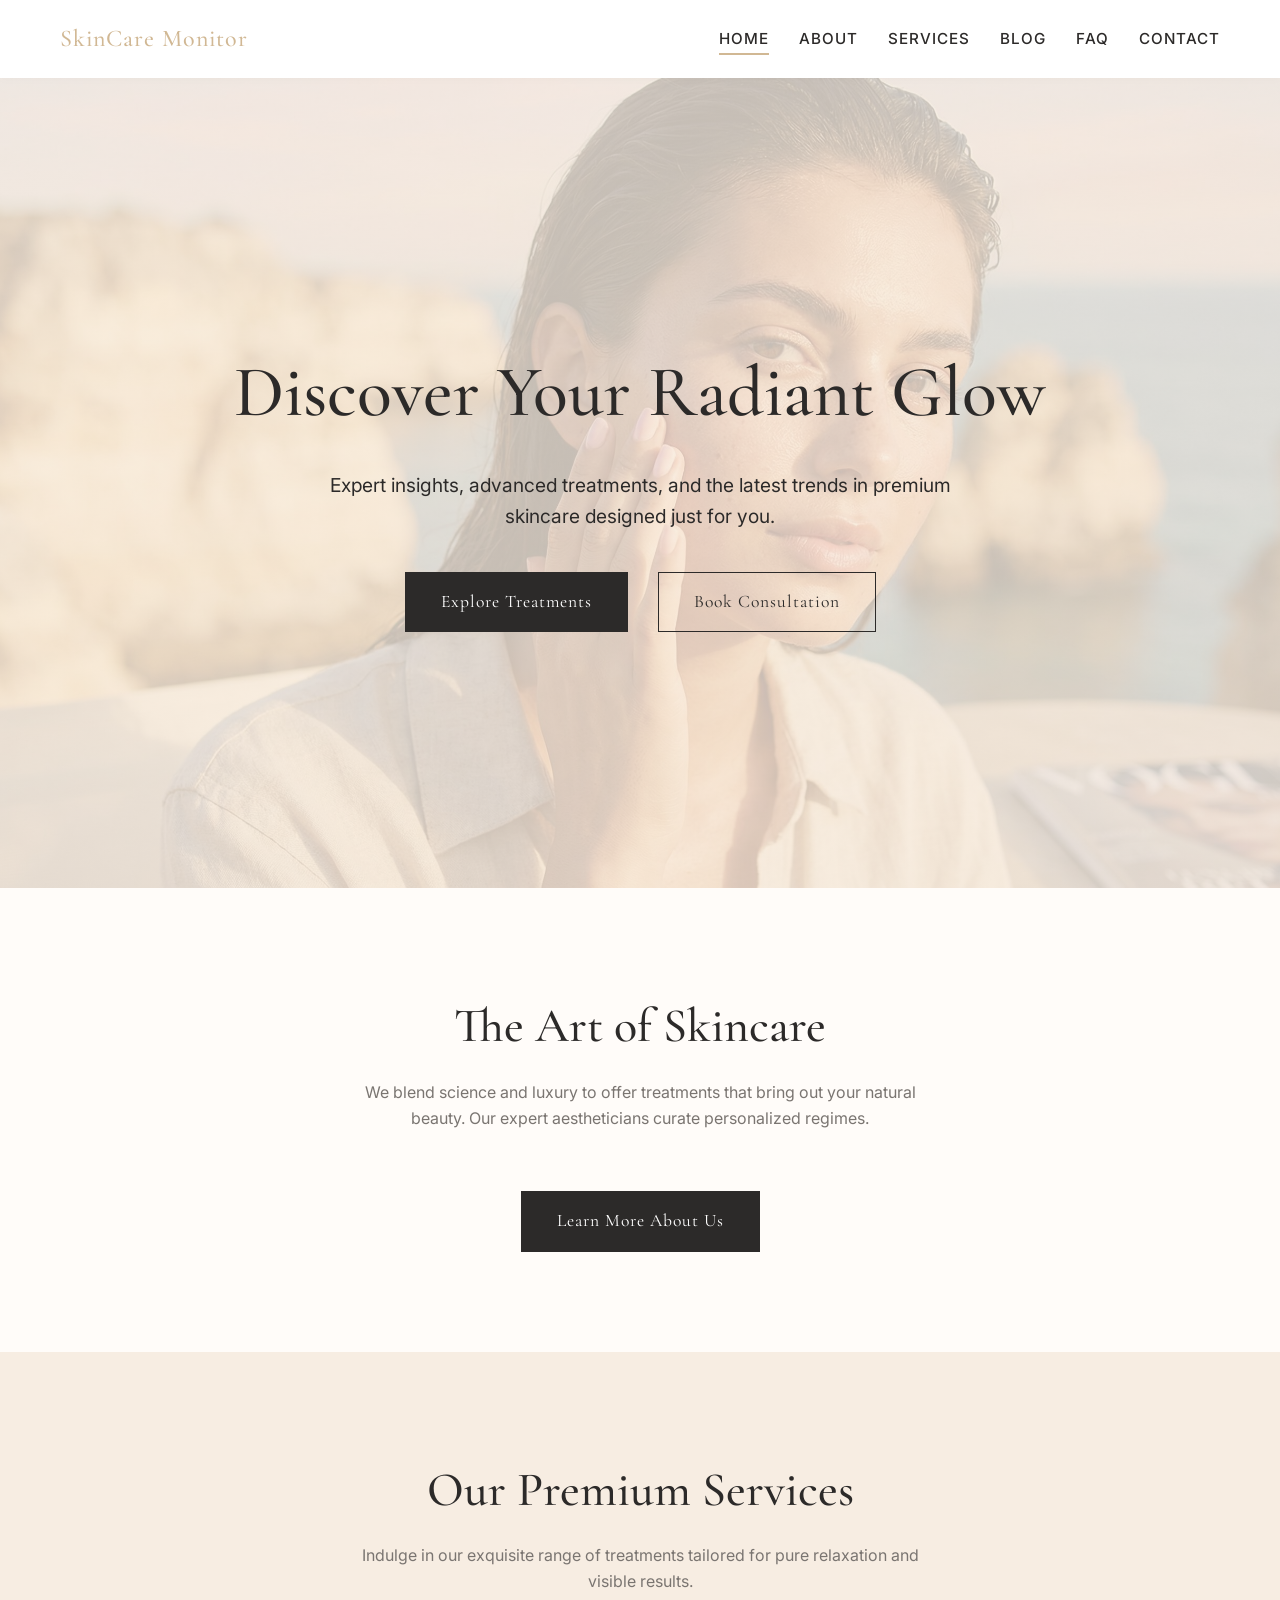
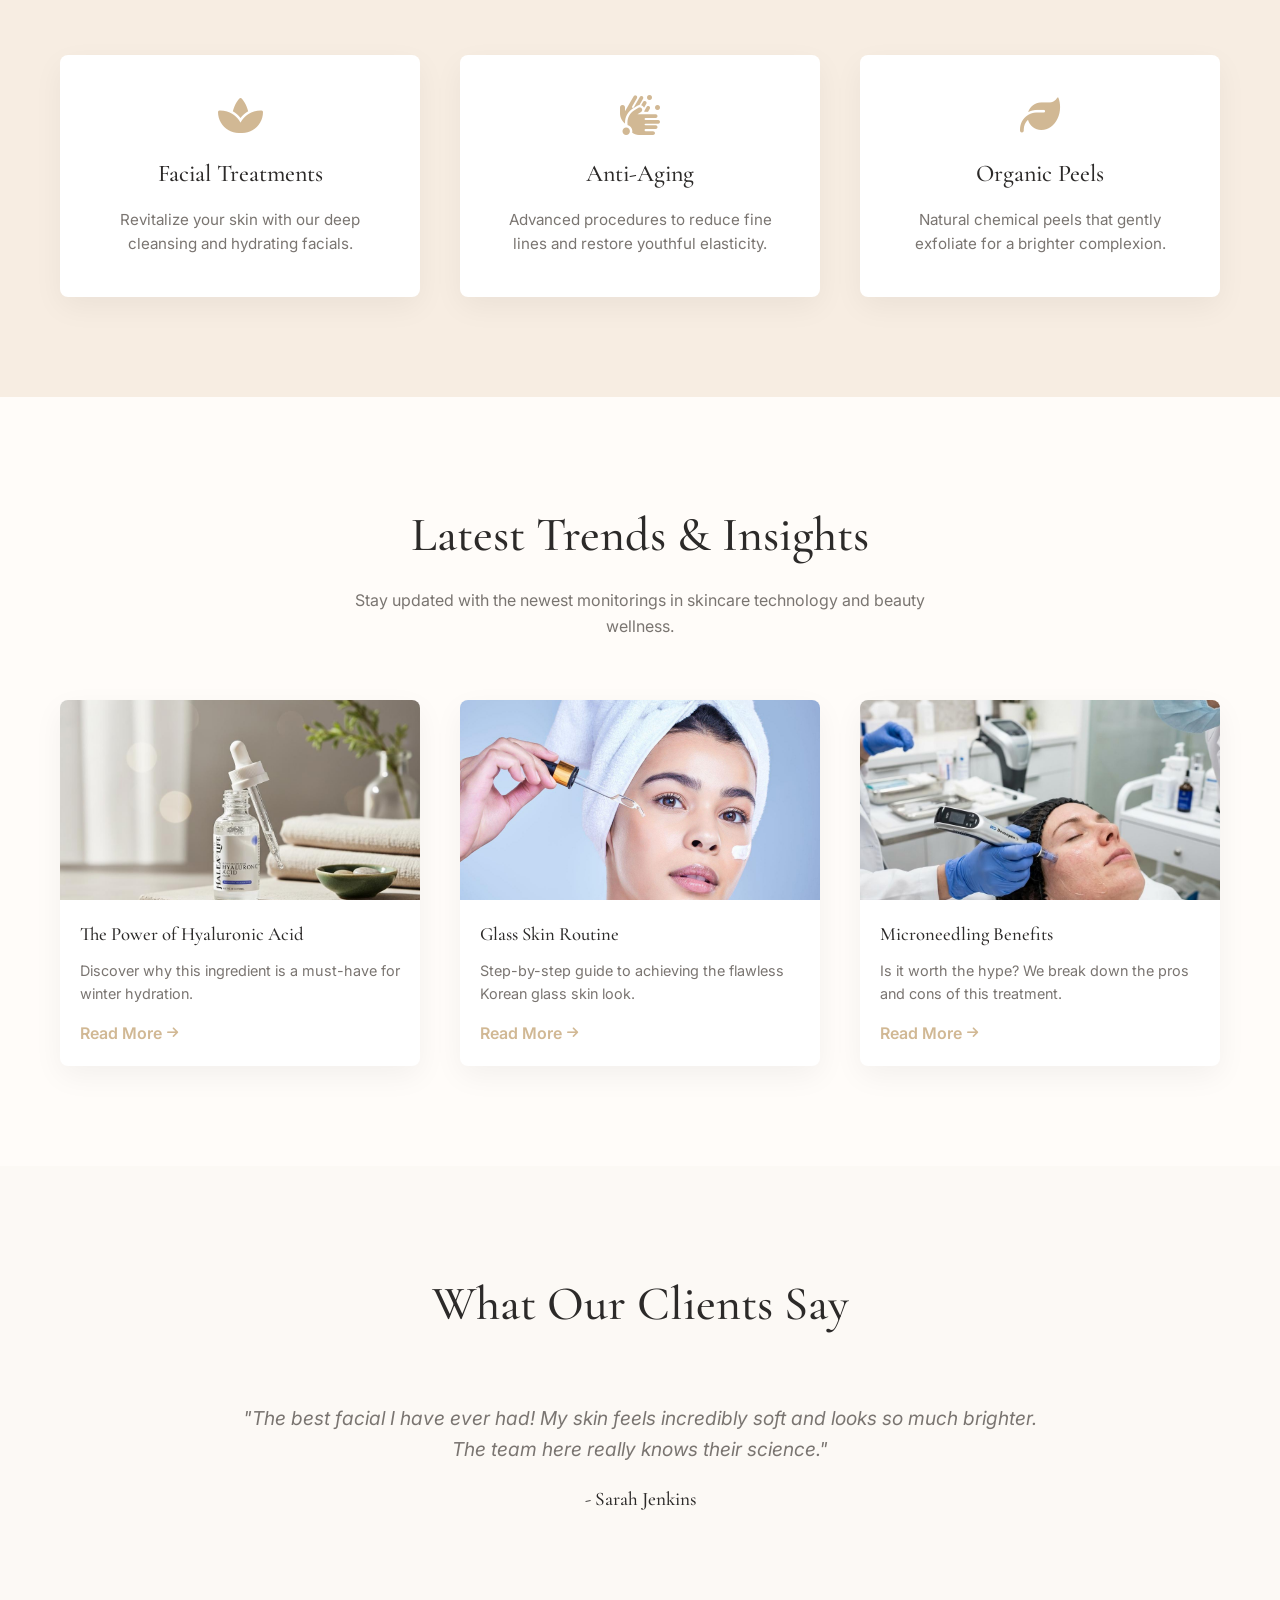
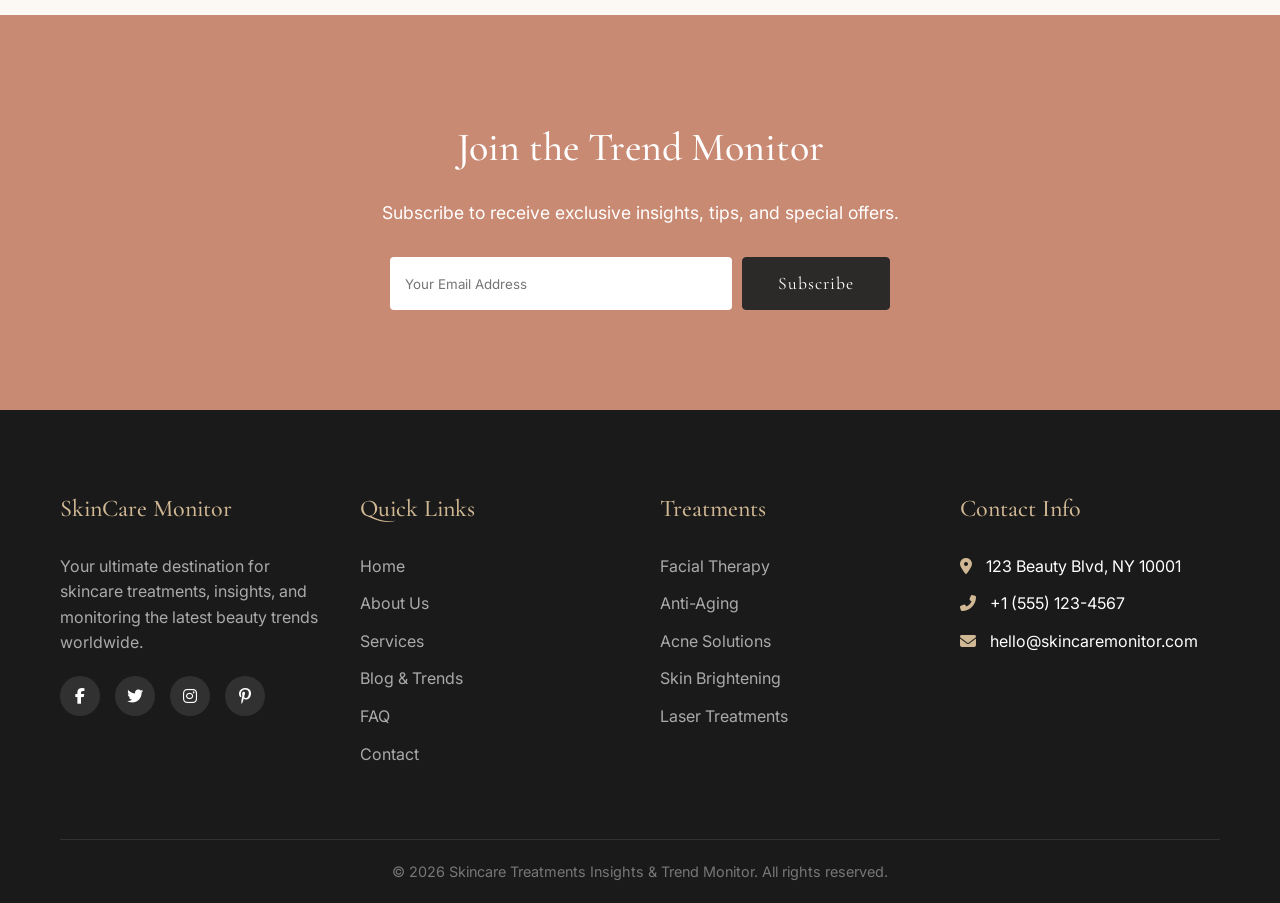
<file: index.html>
<!DOCTYPE html>
<html lang="en">

<head>
  <meta charset="UTF-8">
  <meta name="viewport" content="width=device-width, initial-scale=1.0">
  <meta name="description"
    content="Skincare Treatments Insights & Trend Monitor - Premium skincare solutions and beauty trends.">
  <title>Home | Skincare Treatments Insights & Trend Monitor</title>
  <link rel="icon"
    href="data:image/svg+xml,<svg xmlns='http://www.w3.org/2000/svg' viewBox='0 0 100 100'><text y='.9em' font-size='90'>✨</text></svg>">
  <link rel="stylesheet" href="css/style.css">
  <link rel="stylesheet" href="https://cdnjs.cloudflare.com/ajax/libs/font-awesome/6.4.0/css/all.min.css">
</head>

<body>

  <!-- Header -->
  <header>
    <div class="container header-inner">
      <a href="index.html" class="logo" style="text-decoration: none;">SkinCare Monitor</a>
      <nav class="nav-links">
        <a href="index.html" class="active">Home</a>
        <a href="about.html">About</a>
        <a href="services.html">Services</a>
        <a href="blog.html">Blog</a>
        <a href="faq.html">FAQ</a>
        <a href="contact.html">Contact</a>
      </nav>
      <div class="mobile-menu-btn"><i class="fas fa-bars"></i></div>
    </div>
  </header>

  <!-- Section 1: Hero -->
  <section class="hero" id="home">
    <div class="container">
      <div class="hero-content">
        <h1>Discover Your Radiant Glow</h1>
        <p>Expert insights, advanced treatments, and the latest trends in premium skincare designed just for you.</p>
        <div class="hero-buttons">
          <a href="services.html" class="btn">Explore Treatments</a>
          <a href="contact.html" class="btn btn-outline">Book Consultation</a>
        </div>
      </div>
    </div>
  </section>

  <!-- Section 2: About Snippet -->
  <section class="about-snippet" id="about">
    <div class="container">
      <div class="section-header">
        <h2>The Art of Skincare</h2>
        <p>We blend science and luxury to offer treatments that bring out your natural beauty. Our expert aestheticians
          curate personalized regimes.</p>
      </div>
      <div style="text-align: center; margin-top: 30px;">
        <a href="about.html" class="btn">Learn More About Us</a>
      </div>
    </div>
  </section>

  <!-- Section 3: Services Snippet -->
  <section class="services-snippet" style="background-color: var(--primary-color);">
    <div class="container">
      <div class="section-header">
        <h2>Our Premium Services</h2>
        <p>Indulge in our exquisite range of treatments tailored for pure relaxation and visible results.</p>
      </div>
      <div class="grid-3">
        <div class="service-card">
          <i class="fas fa-spa" style="font-size: 40px; color: var(--secondary-color); margin-bottom: 20px;"></i>
          <h3>Facial Treatments</h3>
          <p>Revitalize your skin with our deep cleansing and hydrating facials.</p>
        </div>
        <div class="service-card">
          <i class="fas fa-hands-bubbles"
            style="font-size: 40px; color: var(--secondary-color); margin-bottom: 20px;"></i>
          <h3>Anti-Aging</h3>
          <p>Advanced procedures to reduce fine lines and restore youthful elasticity.</p>
        </div>
        <div class="service-card">
          <i class="fas fa-leaf" style="font-size: 40px; color: var(--secondary-color); margin-bottom: 20px;"></i>
          <h3>Organic Peels</h3>
          <p>Natural chemical peels that gently exfoliate for a brighter complexion.</p>
        </div>
      </div>
    </div>
  </section>

  <!-- Section 4: Trends & Insights -->
  <section class="trends-snippet">
    <div class="container">
      <div class="section-header">
        <h2>Latest Trends & Insights</h2>
        <p>Stay updated with the newest monitorings in skincare technology and beauty wellness.</p>
      </div>
      <div class="grid-3">
        <!-- Blog Cards styling inline for simplicity, would normally be in CSS -->
        <div style="box-shadow: var(--shadow); border-radius: 8px; overflow: hidden; background: #fff;">
          <div style="height: 200px; background: url('img/latest1.jpg') center/cover;"></div>
          <div style="padding: 20px;">
            <h3 style="margin-bottom: 10px;">The Power of Hyaluronic Acid</h3>
            <p style="color: var(--text-light); font-size: 0.9rem; margin-bottom: 15px;">Discover why this ingredient is
              a must-have for winter hydration.</p>
            <a href="blog.html" class="read-more">Read More <i class="fas fa-arrow-right"
                style="font-size:0.8em; margin-left:5px;"></i></a>
          </div>
        </div>
        <div style="box-shadow: var(--shadow); border-radius: 8px; overflow: hidden; background: #fff;">
          <div style="height: 200px; background: url('img/latest2.jpg') center/cover;"></div>
          <div style="padding: 20px;">
            <h3 style="margin-bottom: 10px;">Glass Skin Routine</h3>
            <p style="color: var(--text-light); font-size: 0.9rem; margin-bottom: 15px;">Step-by-step guide to achieving
              the flawless Korean glass skin look.</p>
            <a href="blog.html" class="read-more">Read More <i class="fas fa-arrow-right"
                style="font-size:0.8em; margin-left:5px;"></i></a>
          </div>
        </div>
        <div style="box-shadow: var(--shadow); border-radius: 8px; overflow: hidden; background: #fff;">
          <div style="height: 200px; background: url('img/latest3.jpg') center/cover;"></div>
          <div style="padding: 20px;">
            <h3 style="margin-bottom: 10px;">Microneedling Benefits</h3>
            <p style="color: var(--text-light); font-size: 0.9rem; margin-bottom: 15px;">Is it worth the hype? We break
              down the pros and cons of this treatment.</p>
            <a href="blog.html" class="read-more">Read More <i class="fas fa-arrow-right"
                style="font-size:0.8em; margin-left:5px;"></i></a>
          </div>
        </div>
      </div>
    </div>
  </section>

  <!-- Section 5: Testimonials -->
  <section class="testimonials" style="background-color: #fcf9f5;">
    <div class="container">
      <div class="section-header">
        <h2>What Our Clients Say</h2>
      </div>
      <div
        style="max-width: 800px; margin: 0 auto; text-align: center; font-size: 1.2rem; font-style: italic; color: var(--text-light);">
        <p>"The best facial I have ever had! My skin feels incredibly soft and looks so much brighter. The team here
          really knows their science."</p>
        <h4 style="margin-top: 20px; font-style: normal; color: var(--text-dark);">- Sarah Jenkins</h4>
      </div>
    </div>
  </section>

  <!-- Section 6: Newsletter / CTA -->
  <section class="cta" style="text-align: center; background-color: var(--accent-color); color: var(--white);">
    <div class="container">
      <h2 style="font-size: 2.5rem; color: var(--white); margin-bottom: 20px;">Join the Trend Monitor</h2>
      <p style="margin-bottom: 30px; font-size: 1.1rem;">Subscribe to receive exclusive insights, tips, and special
        offers.</p>
      <form class="subscribe-form">
        <input type="email" placeholder="Your Email Address"
          style="flex: 1; padding: 15px; border: none; border-radius: 4px; outline: none; font-family: var(--font-body);">
        <button type="button" class="btn btn-subscribe" style="border-radius: 4px;">Subscribe</button>
      </form>
    </div>
  </section>

  <!-- Footer -->
  <footer>
    <div class="container">
      <div class="footer-grid">
        <!-- Col 1 -->
        <div class="footer-col">
          <a href="index.html" style="text-decoration: none;"><h3>SkinCare Monitor</h3></a>
          <p>Your ultimate destination for skincare treatments, insights, and monitoring the latest beauty trends
            worldwide.</p>
          <div class="social-icons">
            <a href="#"><i class="fab fa-facebook-f"></i></a>
            <a href="#"><i class="fab fa-twitter"></i></a>
            <a href="#"><i class="fab fa-instagram"></i></a>
            <a href="#"><i class="fab fa-pinterest-p"></i></a>
          </div>
        </div>
        <!-- Col 2 -->
        <div class="footer-col">
          <h3>Quick Links</h3>
          <ul class="footer-links">
            <li><a href="index.html">Home</a></li>
            <li><a href="about.html">About Us</a></li>
            <li><a href="services.html">Services</a></li>
            <li><a href="blog.html">Blog & Trends</a></li>
            <li><a href="faq.html">FAQ</a></li>
            <li><a href="contact.html">Contact</a></li>
          </ul>
        </div>
        <!-- Col 3 -->
        <div class="footer-col">
          <h3>Treatments</h3>
          <ul class="footer-links">
            <li><a href="#">Facial Therapy</a></li>
            <li><a href="#">Anti-Aging</a></li>
            <li><a href="#">Acne Solutions</a></li>
            <li><a href="#">Skin Brightening</a></li>
            <li><a href="#">Laser Treatments</a></li>
          </ul>
        </div>
        <!-- Col 4 -->
        <div class="footer-col">
          <h3>Contact Info</h3>
          <ul class="footer-links">
            <li><i class="fas fa-map-marker-alt" style="margin-right: 10px; color: var(--secondary-color);"></i> 123
              Beauty Blvd, NY 10001</li>
            <li><i class="fas fa-phone-alt" style="margin-right: 10px; color: var(--secondary-color);"></i> +1 (555)
              123-4567</li>
            <li><i class="fas fa-envelope" style="margin-right: 10px; color: var(--secondary-color);"></i>
              hello@skincaremonitor.com</li>
          </ul>
        </div>
      </div>
      <div class="footer-bottom">
        &copy; 2026 Skincare Treatments Insights & Trend Monitor. All rights reserved.
      </div>
    </div>
  </footer>

  <button id="scrollTopBtn" title="Go to top"><i class="fas fa-chevron-up"></i></button>

  <script src="js/script.js"></script>
</body>

</html>
</file>
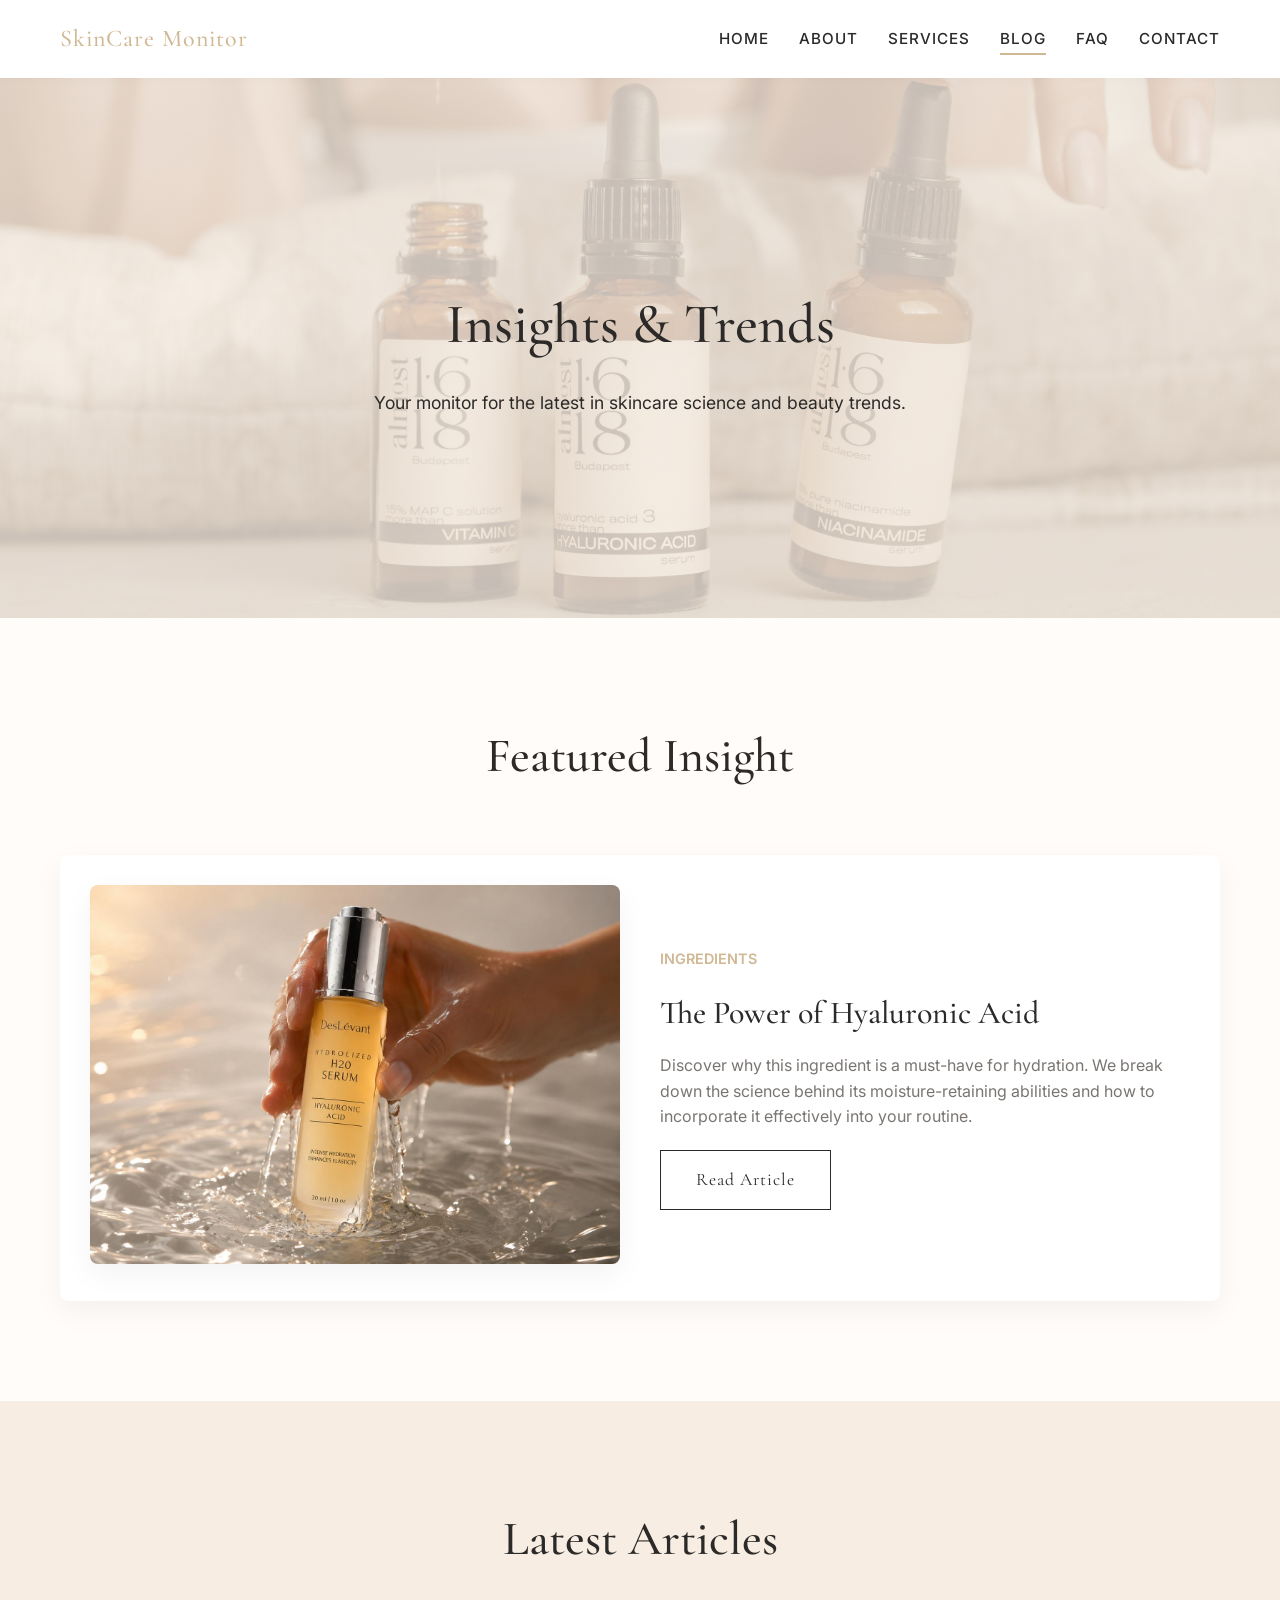
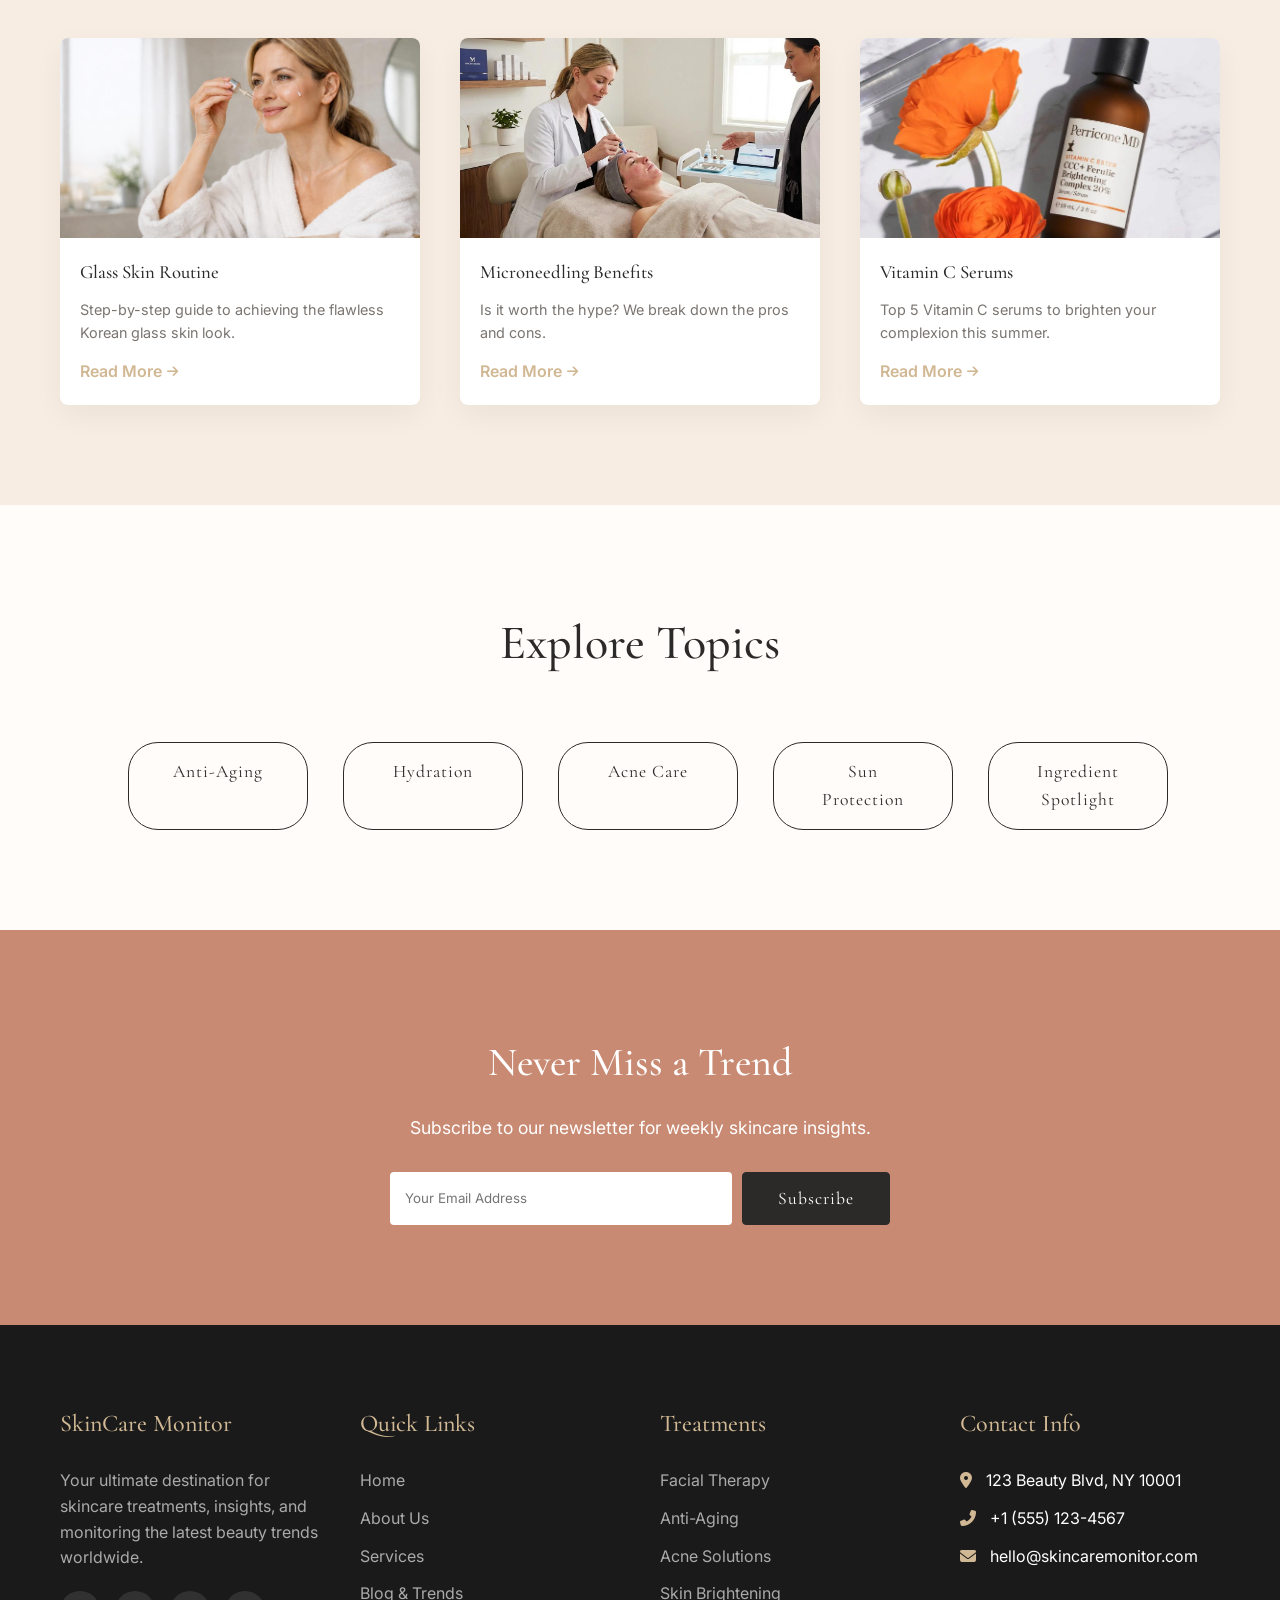
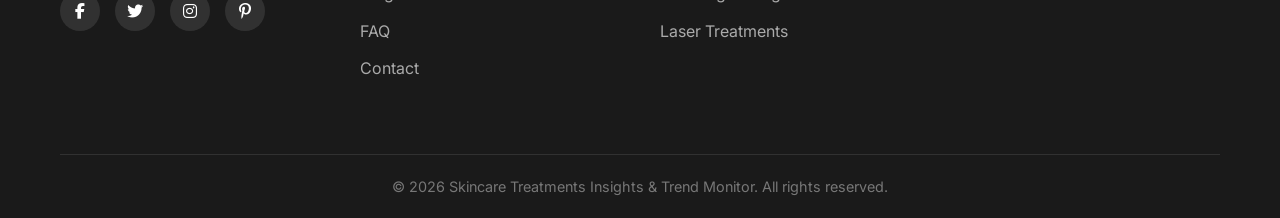
<file: blog.html>
<!DOCTYPE html>
<html lang="en">

<head>
  <meta charset="UTF-8">
  <meta name="viewport" content="width=device-width, initial-scale=1.0">
  <title>Blog | Skincare Treatments Insights & Trend Monitor</title>
  <link rel="icon"
    href="data:image/svg+xml,<svg xmlns='http://www.w3.org/2000/svg' viewBox='0 0 100 100'><text y='.9em' font-size='90'>✨</text></svg>">
  <link rel="stylesheet" href="css/style.css">
  <link rel="stylesheet" href="https://cdnjs.cloudflare.com/ajax/libs/font-awesome/6.4.0/css/all.min.css">
</head>

<body>
  <header>
    <div class="container header-inner">
      <a href="index.html" class="logo" style="text-decoration: none;">SkinCare Monitor</a>
      <nav class="nav-links">
        <a href="index.html">Home</a>
        <a href="about.html">About</a>
        <a href="services.html">Services</a>
        <a href="blog.html" class="active">Blog</a>
        <a href="faq.html">FAQ</a>
        <a href="contact.html">Contact</a>
      </nav>
      <div class="mobile-menu-btn"><i class="fas fa-bars"></i></div>
    </div>
  </header>

  <!-- Section 1: Hero -->
  <section class="hero"
    style="height: 60vh; background: linear-gradient(rgba(247, 237, 226, 0.8), rgba(247, 237, 226, 0.8)), url('img/blog-hero.jpg') center/cover;">
    <div class="container text-center" style="text-align: center;">
      <h1 style="font-size: 3.5rem; margin-bottom: 20px;">Insights & Trends</h1>
      <p style="font-size: 1.1rem;">Your monitor for the latest in skincare science and beauty trends.</p>
    </div>
  </section>

  <!-- Section 2: Featured Article -->
  <section class="blog-featured">
    <div class="container">
      <div class="section-header">
        <h2>Featured Insight</h2>
      </div>
      <div class="split-section"
        style="background: #fff; padding: 30px; box-shadow: var(--shadow); border-radius: 8px;">
        <div>
          <img src="img/featured.jpg" alt="Featured" class="split-img">
        </div>
        <div>
          <span
            style="color: var(--secondary-color); font-weight: 600; font-size: 0.9rem; text-transform: uppercase;">Ingredients</span>
          <h3 style="font-size: 2rem; margin: 15px 0;">The Power of Hyaluronic Acid</h3>
          <p style="color: var(--text-light); margin-bottom: 20px;">Discover why this ingredient is a must-have for
            hydration. We break down the science behind its moisture-retaining abilities and how to incorporate it
            effectively into your routine.</p>
          <a href="#" class="btn btn-outline" style="margin-left: 0;">Read Article</a>
        </div>
      </div>
    </div>
  </section>

  <!-- Section 3: Latest Trends Grid -->
  <section class="blog-grid" style="background-color: var(--primary-color);">
    <div class="container">
      <div class="section-header">
        <h2>Latest Articles</h2>
      </div>
      <div class="grid-3">
        <div style="box-shadow: var(--shadow); border-radius: 8px; overflow: hidden; background: #fff;">
          <div style="height: 200px; background: url('img/article1.jpg') center/cover;">
          </div>
          <div style="padding: 20px;">
            <h3 style="margin-bottom: 10px;">Glass Skin Routine</h3>
            <p style="color: var(--text-light); font-size: 0.9rem; margin-bottom: 15px;">Step-by-step guide to achieving
              the flawless Korean glass skin look.</p>
            <a href="#" class="read-more">Read More <i class="fas fa-arrow-right"
                style="font-size:0.8em; margin-left:5px;"></i></a>
          </div>
        </div>
        <div style="box-shadow: var(--shadow); border-radius: 8px; overflow: hidden; background: #fff;">
          <div style="height: 200px; background: url('img/article2.jpg') center/cover;">
          </div>
          <div style="padding: 20px;">
            <h3 style="margin-bottom: 10px;">Microneedling Benefits</h3>
            <p style="color: var(--text-light); font-size: 0.9rem; margin-bottom: 15px;">Is it worth the hype? We break
              down the pros and cons.</p>
            <a href="#" class="read-more">Read More <i class="fas fa-arrow-right"
                style="font-size:0.8em; margin-left:5px;"></i></a>
          </div>
        </div>
        <div style="box-shadow: var(--shadow); border-radius: 8px; overflow: hidden; background: #fff;">
          <div style="height: 200px; background: url('img/article3.jpg') center/cover;">
          </div>
          <div style="padding: 20px;">
            <h3 style="margin-bottom: 10px;">Vitamin C Serums</h3>
            <p style="color: var(--text-light); font-size: 0.9rem; margin-bottom: 15px;">Top 5 Vitamin C serums to
              brighten your complexion this summer.</p>
            <a href="#" class="read-more">Read More <i class="fas fa-arrow-right"
                style="font-size:0.8em; margin-left:5px;"></i></a>
          </div>
        </div>
      </div>
    </div>
  </section>

  <!-- Section 4: Categories -->
  <section class="blog-categories">
    <div class="container">
      <div class="section-header">
        <h2>Explore Topics</h2>
      </div>
      <div style="display: flex; gap: 20px; justify-content: center; flex-wrap: wrap;">
        <a href="#" class="btn btn-outline topic-btn" style="border-radius: 30px; text-align: center;">Anti-Aging</a>
        <a href="#" class="btn btn-outline topic-btn" style="border-radius: 30px; text-align: center;">Hydration</a>
        <a href="#" class="btn btn-outline topic-btn" style="border-radius: 30px; text-align: center;">Acne Care</a>
        <a href="#" class="btn btn-outline topic-btn" style="border-radius: 30px; text-align: center;">Sun Protection</a>
        <a href="#" class="btn btn-outline topic-btn" style="border-radius: 30px; text-align: center;">Ingredient Spotlight</a>
      </div>
    </div>
  </section>

  <!-- Section 5: Newsletter -->
  <section class="cta" style="text-align: center; background-color: var(--accent-color); color: var(--white);">
    <div class="container">
      <h2 style="font-size: 2.5rem; color: var(--white); margin-bottom: 20px;">Never Miss a Trend</h2>
      <p style="margin-bottom: 30px; font-size: 1.1rem;">Subscribe to our newsletter for weekly skincare insights.</p>
      <form class="subscribe-form">
        <input type="email" placeholder="Your Email Address"
          style="flex: 1; padding: 15px; border: none; border-radius: 4px; outline: none; font-family: var(--font-body);">
        <button type="button" class="btn btn-subscribe" style="border-radius: 4px;">Subscribe</button>
      </form>
    </div>
  </section>

  <!-- Footer -->
  <footer>
    <div class="container">
      <div class="footer-grid">
        <div class="footer-col">
          <a href="index.html" style="text-decoration: none;"><h3>SkinCare Monitor</h3></a>
          <p>Your ultimate destination for skincare treatments, insights, and monitoring the latest beauty trends
            worldwide.</p>
          <div class="social-icons">
            <a href="#"><i class="fab fa-facebook-f"></i></a>
            <a href="#"><i class="fab fa-twitter"></i></a>
            <a href="#"><i class="fab fa-instagram"></i></a>
            <a href="#"><i class="fab fa-pinterest-p"></i></a>
          </div>
        </div>
        <div class="footer-col">
          <h3>Quick Links</h3>
          <ul class="footer-links">
            <li><a href="index.html">Home</a></li>
            <li><a href="about.html">About Us</a></li>
            <li><a href="services.html">Services</a></li>
            <li><a href="blog.html">Blog & Trends</a></li>
            <li><a href="faq.html">FAQ</a></li>
            <li><a href="contact.html">Contact</a></li>
          </ul>
        </div>
        <div class="footer-col">
          <h3>Treatments</h3>
          <ul class="footer-links">
            <li><a href="#">Facial Therapy</a></li>
            <li><a href="#">Anti-Aging</a></li>
            <li><a href="#">Acne Solutions</a></li>
            <li><a href="#">Skin Brightening</a></li>
            <li><a href="#">Laser Treatments</a></li>
          </ul>
        </div>
        <div class="footer-col">
          <h3>Contact Info</h3>
          <ul class="footer-links">
            <li><i class="fas fa-map-marker-alt" style="margin-right: 10px; color: var(--secondary-color);"></i> 123
              Beauty Blvd, NY 10001</li>
            <li><i class="fas fa-phone-alt" style="margin-right: 10px; color: var(--secondary-color);"></i> +1 (555)
              123-4567</li>
            <li><i class="fas fa-envelope" style="margin-right: 10px; color: var(--secondary-color);"></i>
              hello@skincaremonitor.com</li>
          </ul>
        </div>
      </div>
      <div class="footer-bottom">
        &copy; 2026 Skincare Treatments Insights & Trend Monitor. All rights reserved.
      </div>
    </div>
  </footer>

  <button id="scrollTopBtn" title="Go to top"><i class="fas fa-chevron-up"></i></button>

  <script src="js/script.js"></script>
</body>

</html>
</file>
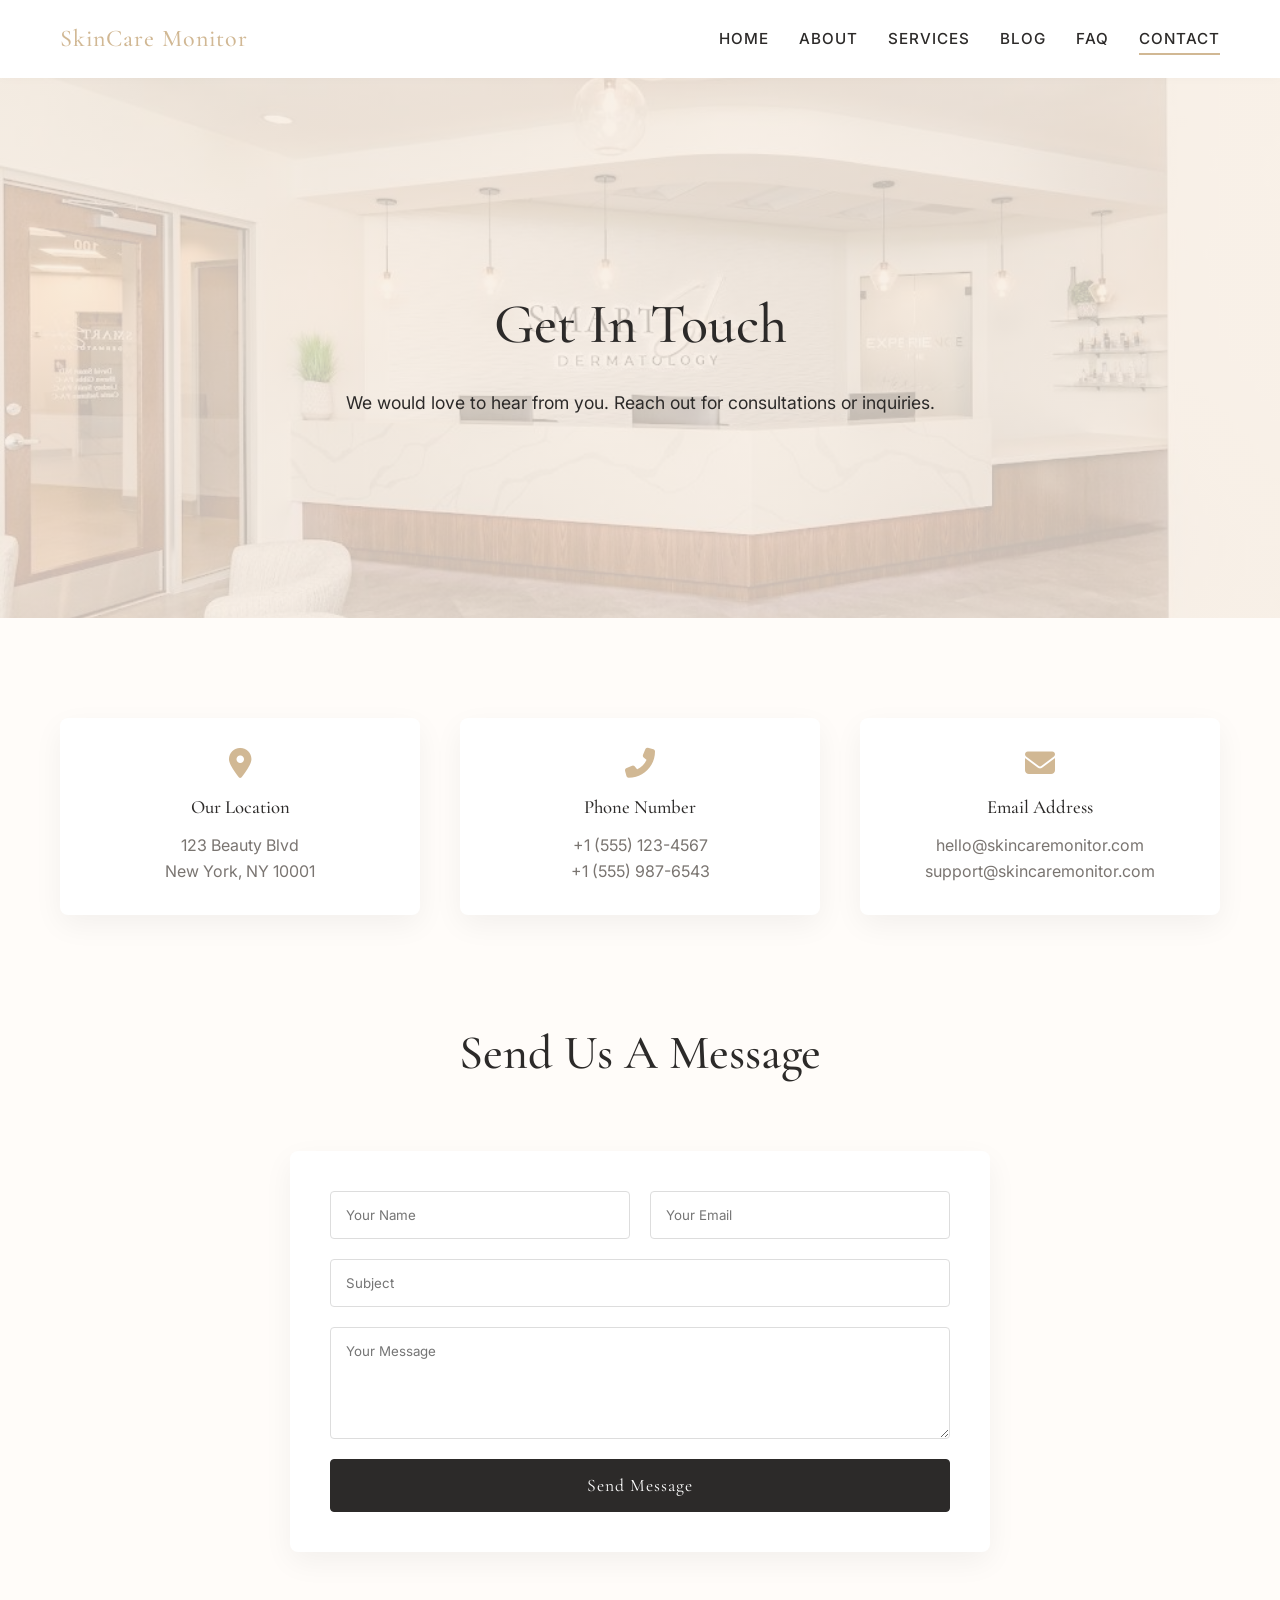
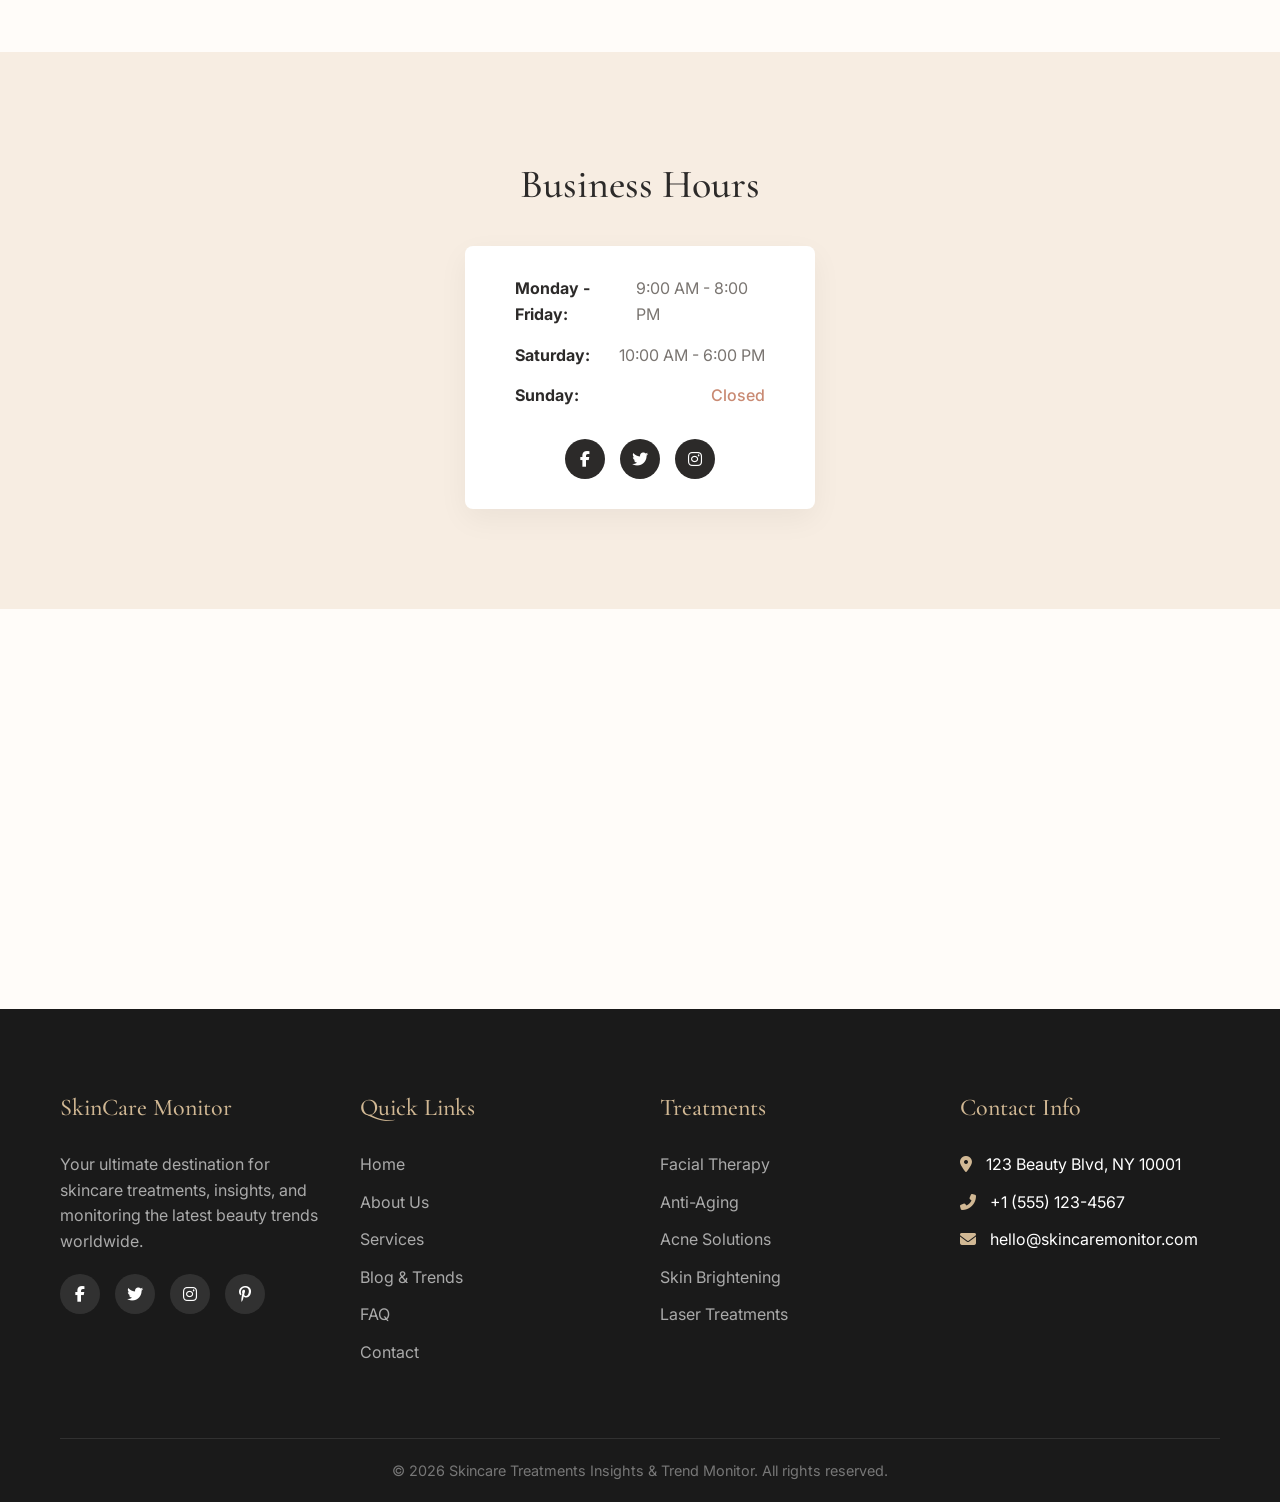
<file: contact.html>
<!DOCTYPE html>
<html lang="en">

<head>
  <meta charset="UTF-8">
  <meta name="viewport" content="width=device-width, initial-scale=1.0">
  <title>Contact | Skincare Treatments Insights & Trend Monitor</title>
  <link rel="icon"
    href="data:image/svg+xml,<svg xmlns='http://www.w3.org/2000/svg' viewBox='0 0 100 100'><text y='.9em' font-size='90'>✨</text></svg>">
  <link rel="stylesheet" href="css/style.css">
  <link rel="stylesheet" href="https://cdnjs.cloudflare.com/ajax/libs/font-awesome/6.4.0/css/all.min.css">
</head>

<body>
  <header>
    <div class="container header-inner">
      <a href="index.html" class="logo" style="text-decoration: none;">SkinCare Monitor</a>
      <nav class="nav-links">
        <a href="index.html">Home</a>
        <a href="about.html">About</a>
        <a href="services.html">Services</a>
        <a href="blog.html">Blog</a>
        <a href="faq.html">FAQ</a>
        <a href="contact.html" class="active">Contact</a>
      </nav>
      <div class="mobile-menu-btn"><i class="fas fa-bars"></i></div>
    </div>
  </header>

  <!-- Section 1: Hero -->
  <section class="hero"
    style="height: 60vh; background: linear-gradient(rgba(247, 237, 226, 0.8), rgba(247, 237, 226, 0.8)), url('img/contact-hero.jpg') center/cover;">
    <div class="container text-center" style="text-align: center;">
      <h1 style="font-size: 3.5rem; margin-bottom: 20px;">Get In Touch</h1>
      <p style="font-size: 1.1rem;">We would love to hear from you. Reach out for consultations or
        inquiries.</p>
    </div>
  </section>

  <!-- Section 2: Contact Details -->
  <section class="contact-details" style="padding-bottom: 50px;">
    <div class="container">
      <div class="grid-3" style="text-align: center;">
        <div style="padding: 30px; background: #fff; box-shadow: var(--shadow); border-radius: 8px;">
          <i class="fas fa-map-marker-alt"
            style="font-size: 30px; color: var(--secondary-color); margin-bottom: 15px;"></i>
          <h3>Our Location</h3>
          <p style="color: var(--text-light); margin-top: 10px;">123 Beauty Blvd<br>New York, NY 10001</p>
        </div>
        <div style="padding: 30px; background: #fff; box-shadow: var(--shadow); border-radius: 8px;">
          <i class="fas fa-phone-alt" style="font-size: 30px; color: var(--secondary-color); margin-bottom: 15px;"></i>
          <h3>Phone Number</h3>
          <p style="color: var(--text-light); margin-top: 10px;">+1 (555) 123-4567<br>+1 (555) 987-6543</p>
        </div>
        <div style="padding: 30px; background: #fff; box-shadow: var(--shadow); border-radius: 8px;">
          <i class="fas fa-envelope" style="font-size: 30px; color: var(--secondary-color); margin-bottom: 15px;"></i>
          <h3>Email Address</h3>
          <p style="color: var(--text-light); margin-top: 10px;">
            hello@skincaremonitor.com<br>support@skincaremonitor.com</p>
        </div>
      </div>
    </div>
  </section>

  <!-- Section 3: Contact Form -->
  <section class="contact-form" style="background-color: var(--bg-light); padding-top: 50px;">
    <div class="container">
      <div class="section-header">
        <h2>Send Us A Message</h2>
      </div>
      <div
        style="max-width: 700px; margin: 0 auto; background: #fff; padding: 40px; border-radius: 8px; box-shadow: var(--shadow);">
        <form style="display: flex; flex-direction: column; gap: 20px;">
          <div class="form-row">
            <input type="text" placeholder="Your Name"
              style="flex: 1; padding: 15px; border: 1px solid #ddd; border-radius: 4px; font-family: var(--font-body); outline: none;">
            <input type="email" placeholder="Your Email"
              style="flex: 1; padding: 15px; border: 1px solid #ddd; border-radius: 4px; font-family: var(--font-body); outline: none;">
          </div>
          <input type="text" placeholder="Subject"
            style="padding: 15px; border: 1px solid #ddd; border-radius: 4px; font-family: var(--font-body); outline: none;">
          <textarea placeholder="Your Message" rows="5"
            style="padding: 15px; border: 1px solid #ddd; border-radius: 4px; font-family: var(--font-body); outline: none; resize: vertical;"></textarea>
          <button type="button" class="btn btn-subscribe" style="width: 100%; border-radius: 4px;">Send Message</button>
        </form>
      </div>
    </div>
  </section>

  <!-- Section 4: Business Hours -->
  <section class="contact-hours" style="background-color: var(--primary-color);">
    <div class="container text-center" style="text-align: center;">
      <h2 style="font-size: 2.5rem; margin-bottom: 30px;">Business Hours</h2>
      <ul
        style="list-style: none; display: inline-block; text-align: left; background: #fff; padding: 30px 50px; border-radius: 8px; box-shadow: var(--shadow);">
        <li style="margin-bottom: 15px; display: flex; justify-content: space-between; width: 250px;"><strong
            style="color: var(--text-dark);">Monday - Friday:</strong> <span style="color: var(--text-light);">9:00 AM -
            8:00 PM</span></li>
        <li style="margin-bottom: 15px; display: flex; justify-content: space-between; width: 250px;"><strong
            style="color: var(--text-dark);">Saturday:</strong> <span style="color: var(--text-light);">10:00 AM - 6:00
            PM</span></li>
        <li style="margin-bottom: 30px; display: flex; justify-content: space-between; width: 250px;"><strong
            style="color: var(--text-dark);">Sunday:</strong> <span
            style="color: var(--accent-color); font-weight: 500;">Closed</span></li>
        <li style="display: flex; justify-content: center;">
          <div class="social-icons">
            <a href="#" style="background-color: var(--text-dark);"><i class="fab fa-facebook-f"></i></a>
            <a href="#" style="background-color: var(--text-dark);"><i class="fab fa-twitter"></i></a>
            <a href="#" style="background-color: var(--text-dark);"><i class="fab fa-instagram"></i></a>
          </div>
        </li>
      </ul>
    </div>
  </section>

  <!-- Section 5: Map -->
  <section class="contact-map" style="padding: 0; line-height: 0;">
    <iframe
      src="https://www.google.com/maps/embed?pb=!1m18!1m12!1m3!1d3022.378772097368!2d-73.98773138459418!3d40.75369687932709!2m3!1f0!2f0!3f0!3m2!1i1024!2i768!4f13.1!3m3!1m2!1s0x89c259a9b3117469%3A0xd134e199a405a163!2sEmpire%20State%20Building!5e0!3m2!1sen!2sus!4v1628174522934!5m2!1sen!2sus"
      width="100%" height="400" style="border:0;" allowfullscreen="" loading="lazy"></iframe>
  </section>

  <!-- Footer -->
  <footer>
    <div class="container">
      <div class="footer-grid">
        <div class="footer-col">
          <a href="index.html" style="text-decoration: none;"><h3>SkinCare Monitor</h3></a>
          <p>Your ultimate destination for skincare treatments, insights, and monitoring the latest beauty trends
            worldwide.</p>
          <div class="social-icons">
            <a href="#"><i class="fab fa-facebook-f"></i></a>
            <a href="#"><i class="fab fa-twitter"></i></a>
            <a href="#"><i class="fab fa-instagram"></i></a>
            <a href="#"><i class="fab fa-pinterest-p"></i></a>
          </div>
        </div>
        <div class="footer-col">
          <h3>Quick Links</h3>
          <ul class="footer-links">
            <li><a href="index.html">Home</a></li>
            <li><a href="about.html">About Us</a></li>
            <li><a href="services.html">Services</a></li>
            <li><a href="blog.html">Blog & Trends</a></li>
            <li><a href="faq.html">FAQ</a></li>
            <li><a href="contact.html">Contact</a></li>
          </ul>
        </div>
        <div class="footer-col">
          <h3>Treatments</h3>
          <ul class="footer-links">
            <li><a href="#">Facial Therapy</a></li>
            <li><a href="#">Anti-Aging</a></li>
            <li><a href="#">Acne Solutions</a></li>
            <li><a href="#">Skin Brightening</a></li>
            <li><a href="#">Laser Treatments</a></li>
          </ul>
        </div>
        <div class="footer-col">
          <h3>Contact Info</h3>
          <ul class="footer-links">
            <li><i class="fas fa-map-marker-alt" style="margin-right: 10px; color: var(--secondary-color);"></i> 123
              Beauty Blvd, NY 10001</li>
            <li><i class="fas fa-phone-alt" style="margin-right: 10px; color: var(--secondary-color);"></i> +1 (555)
              123-4567</li>
            <li><i class="fas fa-envelope" style="margin-right: 10px; color: var(--secondary-color);"></i>
              hello@skincaremonitor.com</li>
          </ul>
        </div>
      </div>
      <div class="footer-bottom">
        &copy; 2026 Skincare Treatments Insights & Trend Monitor. All rights reserved.
      </div>
    </div>
  </footer>

  <button id="scrollTopBtn" title="Go to top"><i class="fas fa-chevron-up"></i></button>

  <script src="js/script.js"></script>
</body>

</html>
</file>
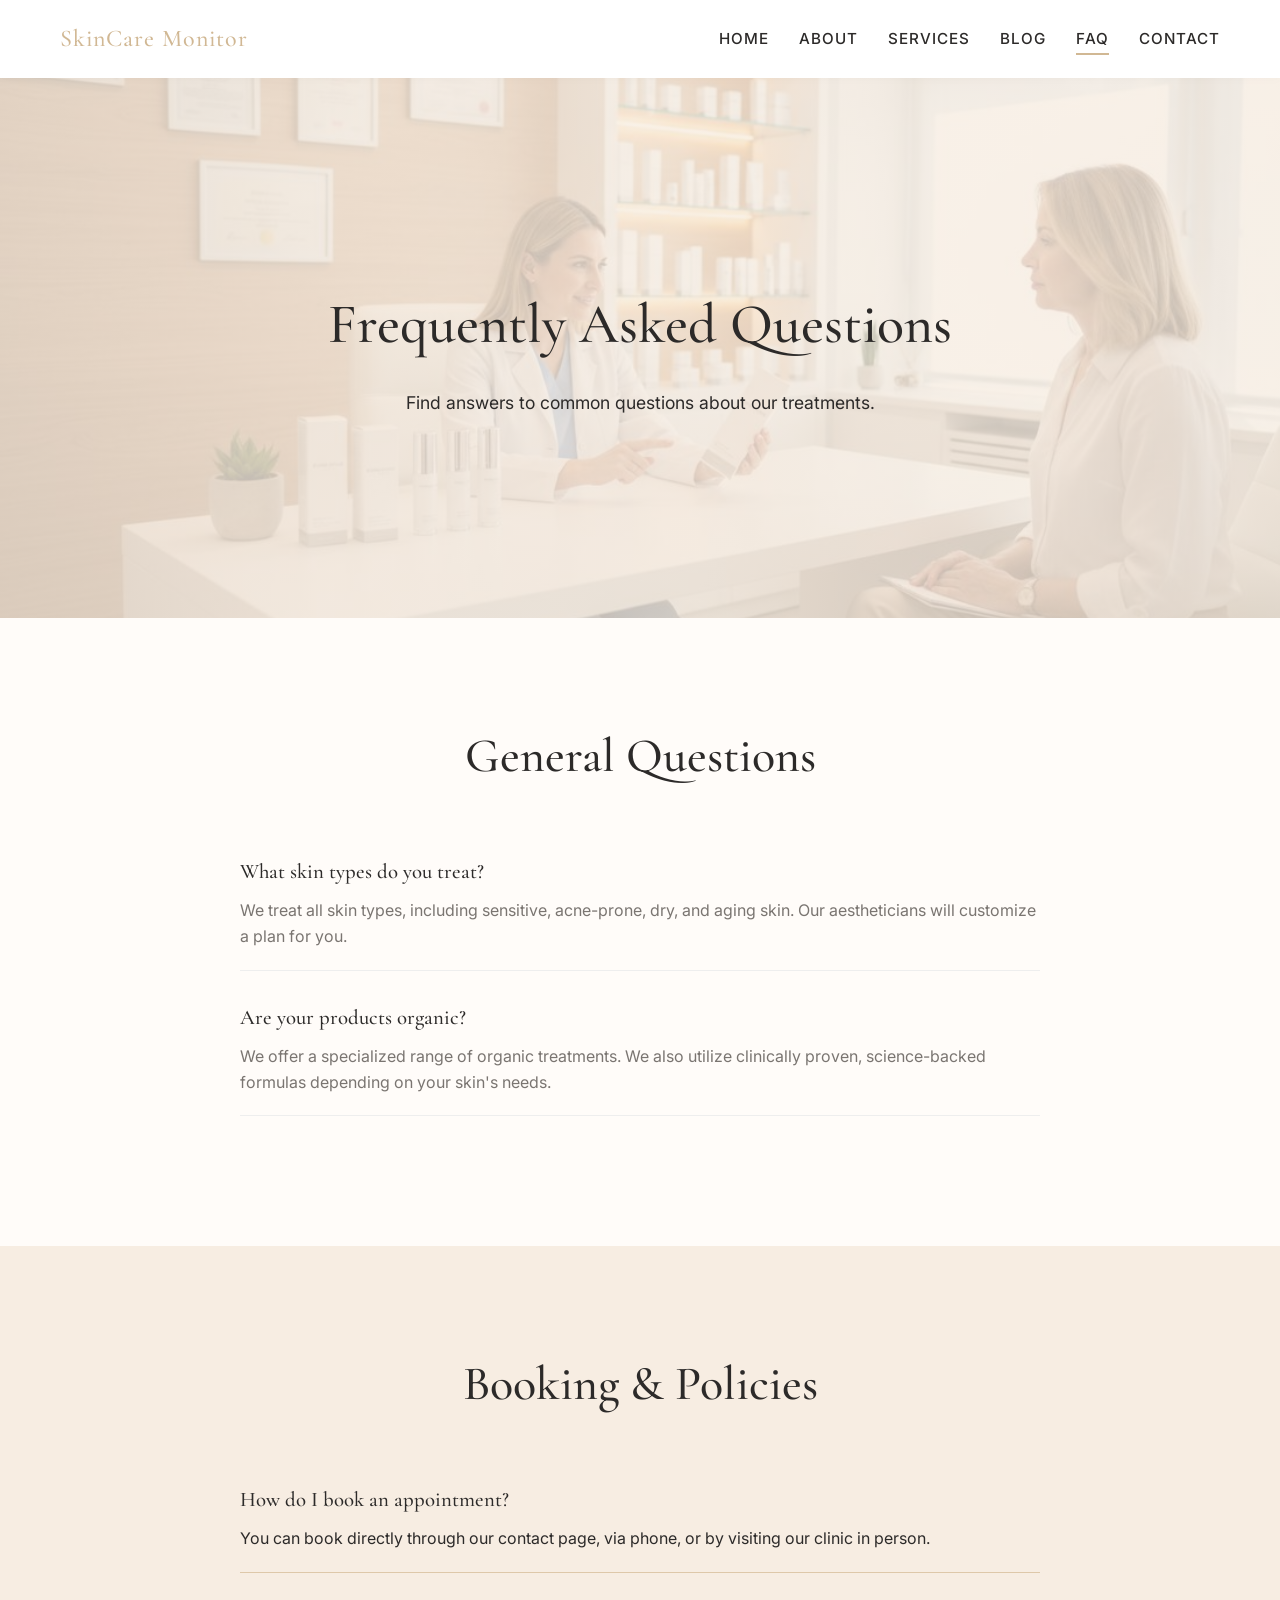
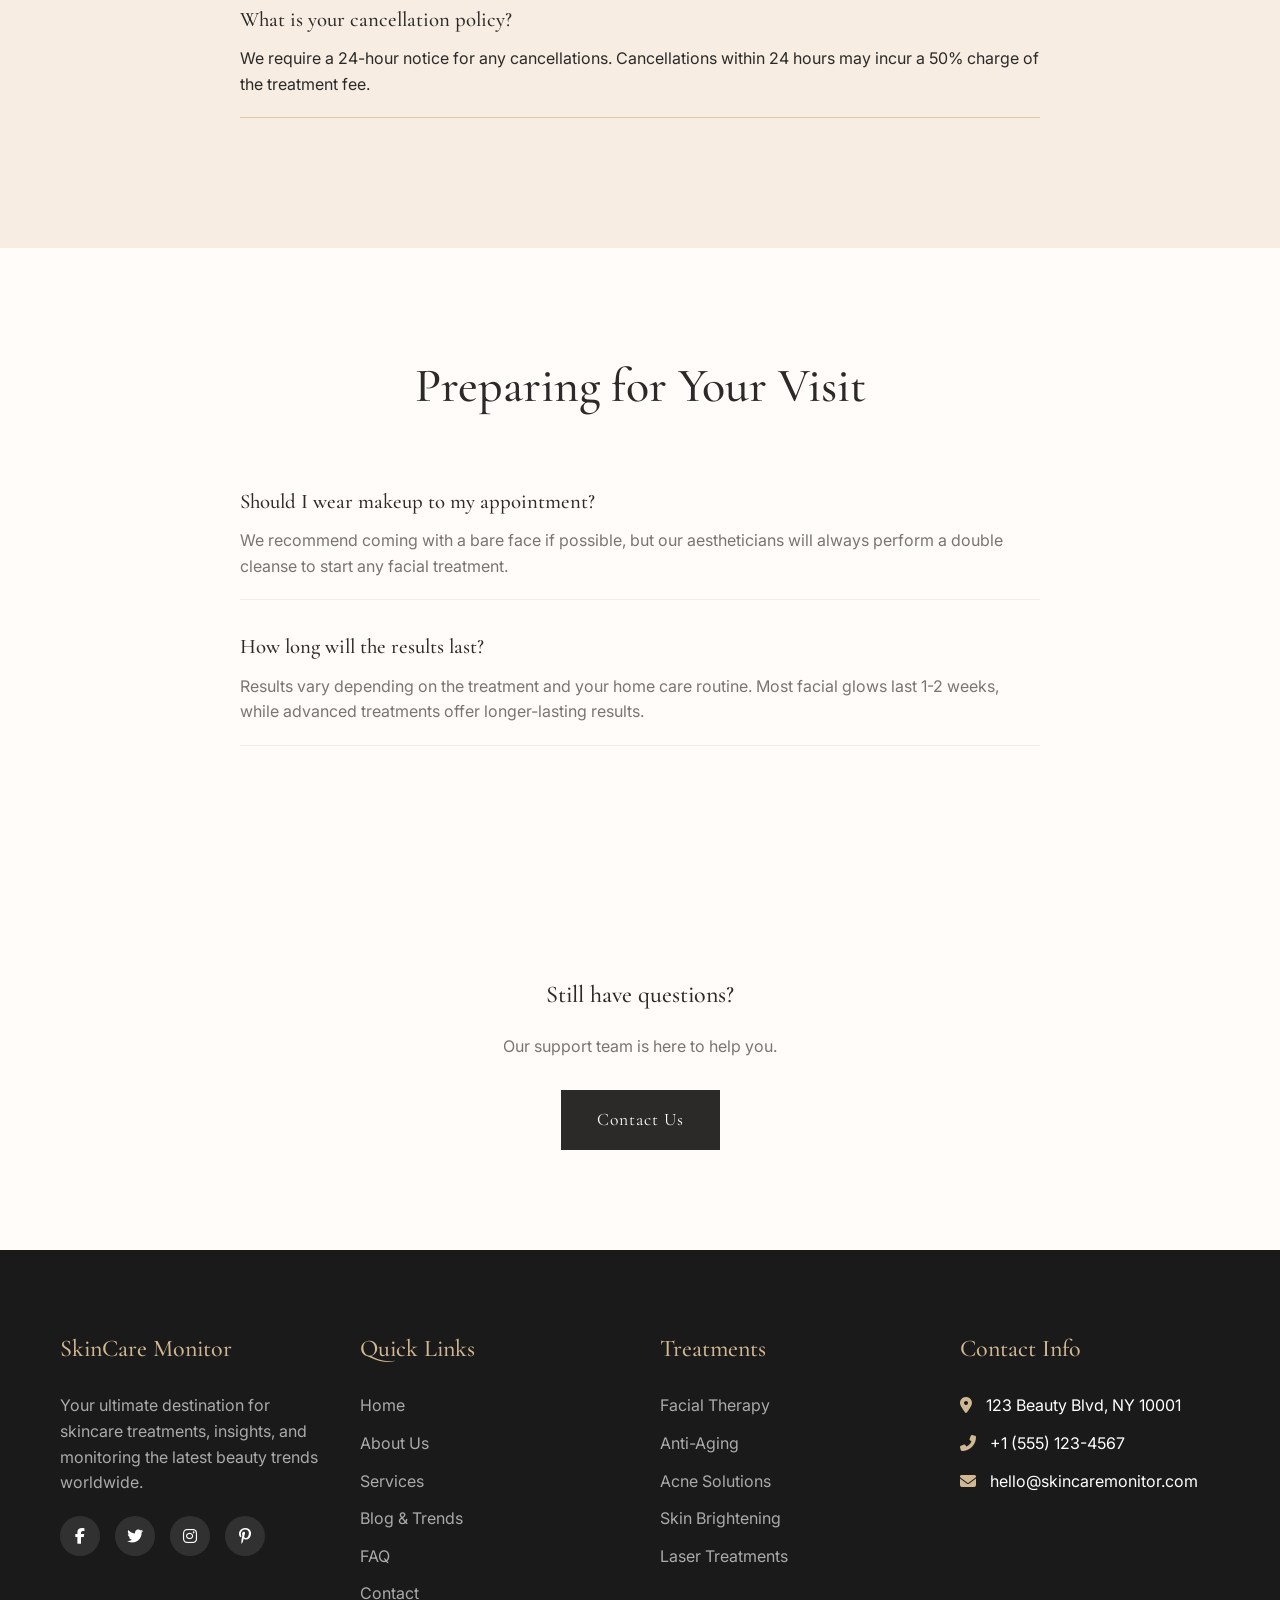
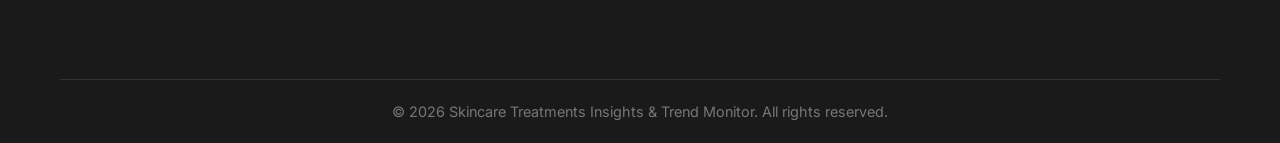
<file: faq.html>
<!DOCTYPE html>
<html lang="en">

<head>
  <meta charset="UTF-8">
  <meta name="viewport" content="width=device-width, initial-scale=1.0">
  <title>FAQ | Skincare Treatments Insights & Trend Monitor</title>
  <link rel="icon"
    href="data:image/svg+xml,<svg xmlns='http://www.w3.org/2000/svg' viewBox='0 0 100 100'><text y='.9em' font-size='90'>✨</text></svg>">
  <link rel="stylesheet" href="css/style.css">
  <link rel="stylesheet" href="https://cdnjs.cloudflare.com/ajax/libs/font-awesome/6.4.0/css/all.min.css">
</head>

<body>
  <header>
    <div class="container header-inner">
      <a href="index.html" class="logo" style="text-decoration: none;">SkinCare Monitor</a>
      <nav class="nav-links">
        <a href="index.html">Home</a>
        <a href="about.html">About</a>
        <a href="services.html">Services</a>
        <a href="blog.html">Blog</a>
        <a href="faq.html" class="active">FAQ</a>
        <a href="contact.html">Contact</a>
      </nav>
      <div class="mobile-menu-btn"><i class="fas fa-bars"></i></div>
    </div>
  </header>

  <!-- Section 1: Hero -->
  <section class="hero"
    style="height: 60vh; background: linear-gradient(rgba(247, 237, 226, 0.8), rgba(247, 237, 226, 0.8)), url('img/faq-hero.jpg') center/cover;">
    <div class="container text-center" style="text-align: center;">
      <h1 style="font-size: 3.5rem; margin-bottom: 20px;">Frequently Asked Questions</h1>
      <p style="font-size: 1.1rem;">Find answers to common questions about our treatments.</p>
    </div>
  </section>

  <!-- Section 2: General Questions -->
  <section class="faq-general">
    <div class="container">
      <div class="section-header">
        <h2>General Questions</h2>
      </div>
      <div style="max-width: 800px; margin: 0 auto;">
        <div style="margin-bottom: 30px; border-bottom: 1px solid #eee; padding-bottom: 20px;">
          <h3 style="font-size: 1.3rem; margin-bottom: 10px;">What skin types do you treat?</h3>
          <p style="color: var(--text-light);">We treat all skin types, including sensitive, acne-prone, dry, and aging
            skin. Our aestheticians will customize a plan for you.</p>
        </div>
        <div style="margin-bottom: 30px; border-bottom: 1px solid #eee; padding-bottom: 20px;">
          <h3 style="font-size: 1.3rem; margin-bottom: 10px;">Are your products organic?</h3>
          <p style="color: var(--text-light);">We offer a specialized range of organic treatments. We also utilize
            clinically proven, science-backed formulas depending on your skin's needs.</p>
        </div>
      </div>
    </div>
  </section>

  <!-- Section 3: Booking & Cancellation -->
  <section class="faq-booking" style="background-color: var(--primary-color);">
    <div class="container">
      <div class="section-header">
        <h2>Booking & Policies</h2>
      </div>
      <div style="max-width: 800px; margin: 0 auto;">
        <div style="margin-bottom: 30px; border-bottom: 1px solid #dec8a9; padding-bottom: 20px;">
          <h3 style="font-size: 1.3rem; margin-bottom: 10px;">How do I book an appointment?</h3>
          <p style="color: var(--text-dark);">You can book directly through our contact page, via phone, or by visiting
            our clinic in person.</p>
        </div>
        <div style="margin-bottom: 30px; border-bottom: 1px solid #dec8a9; padding-bottom: 20px;">
          <h3 style="font-size: 1.3rem; margin-bottom: 10px;">What is your cancellation policy?</h3>
          <p style="color: var(--text-dark);">We require a 24-hour notice for any cancellations. Cancellations within 24
            hours may incur a 50% charge of the treatment fee.</p>
        </div>
      </div>
    </div>
  </section>

  <!-- Section 4: Treatment Prep -->
  <section class="faq-prep">
    <div class="container">
      <div class="section-header">
        <h2>Preparing for Your Visit</h2>
      </div>
      <div style="max-width: 800px; margin: 0 auto;">
        <div style="margin-bottom: 30px; border-bottom: 1px solid #eee; padding-bottom: 20px;">
          <h3 style="font-size: 1.3rem; margin-bottom: 10px;">Should I wear makeup to my appointment?</h3>
          <p style="color: var(--text-light);">We recommend coming with a bare face if possible, but our aestheticians
            will always perform a double cleanse to start any facial treatment.</p>
        </div>
        <div style="margin-bottom: 30px; border-bottom: 1px solid #eee; padding-bottom: 20px;">
          <h3 style="font-size: 1.3rem; margin-bottom: 10px;">How long will the results last?</h3>
          <p style="color: var(--text-light);">Results vary depending on the treatment and your home care routine. Most
            facial glows last 1-2 weeks, while advanced treatments offer longer-lasting results.</p>
        </div>
      </div>
    </div>
  </section>

  <!-- Section 5: Still Have Questions -->
  <section class="faq-cta" style="background-color: var(--bg-light); text-align: center;">
    <div class="container">
      <h2 style="margin-bottom: 20px;">Still have questions?</h2>
      <p style="margin-bottom: 30px; color: var(--text-light);">Our support team is here to help you.</p>
      <a href="contact.html" class="btn">Contact Us</a>
    </div>
  </section>

  <!-- Footer -->
  <footer>
    <div class="container">
      <div class="footer-grid">
        <div class="footer-col">
          <a href="index.html" style="text-decoration: none;"><h3>SkinCare Monitor</h3></a>
          <p>Your ultimate destination for skincare treatments, insights, and monitoring the latest beauty trends
            worldwide.</p>
          <div class="social-icons">
            <a href="#"><i class="fab fa-facebook-f"></i></a>
            <a href="#"><i class="fab fa-twitter"></i></a>
            <a href="#"><i class="fab fa-instagram"></i></a>
            <a href="#"><i class="fab fa-pinterest-p"></i></a>
          </div>
        </div>
        <div class="footer-col">
          <h3>Quick Links</h3>
          <ul class="footer-links">
            <li><a href="index.html">Home</a></li>
            <li><a href="about.html">About Us</a></li>
            <li><a href="services.html">Services</a></li>
            <li><a href="blog.html">Blog & Trends</a></li>
            <li><a href="faq.html">FAQ</a></li>
            <li><a href="contact.html">Contact</a></li>
          </ul>
        </div>
        <div class="footer-col">
          <h3>Treatments</h3>
          <ul class="footer-links">
            <li><a href="#">Facial Therapy</a></li>
            <li><a href="#">Anti-Aging</a></li>
            <li><a href="#">Acne Solutions</a></li>
            <li><a href="#">Skin Brightening</a></li>
            <li><a href="#">Laser Treatments</a></li>
          </ul>
        </div>
        <div class="footer-col">
          <h3>Contact Info</h3>
          <ul class="footer-links">
            <li><i class="fas fa-map-marker-alt" style="margin-right: 10px; color: var(--secondary-color);"></i> 123
              Beauty Blvd, NY 10001</li>
            <li><i class="fas fa-phone-alt" style="margin-right: 10px; color: var(--secondary-color);"></i> +1 (555)
              123-4567</li>
            <li><i class="fas fa-envelope" style="margin-right: 10px; color: var(--secondary-color);"></i>
              hello@skincaremonitor.com</li>
          </ul>
        </div>
      </div>
      <div class="footer-bottom">
        &copy; 2026 Skincare Treatments Insights & Trend Monitor. All rights reserved.
      </div>
    </div>
  </footer>

  <button id="scrollTopBtn" title="Go to top"><i class="fas fa-chevron-up"></i></button>

  <script src="js/script.js"></script>
</body>

</html>
</file>
<file: css/style.css>
@import url('https://fonts.googleapis.com/css2?family=Cormorant+Garamond:wght@400;500;600;700&family=Inter:wght@300;400;500&display=swap');

:root {
  --primary-color: #f7ede2;
  /* soft peach */
  --secondary-color: #d1b894;
  /* muted gold */
  --accent-color: #c98a73;
  /* terracotta/rose */
  --text-dark: #2c2a29;
  --text-light: #7a7571;
  --bg-light: #fffcf9;
  --white: #ffffff;

  --font-heading: 'Cormorant Garamond', serif;
  --font-body: 'Inter', sans-serif;

  --transition: all 0.3s ease;
  --shadow: 0 10px 30px rgba(0, 0, 0, 0.05);
}

* {
  margin: 0;
  padding: 0;
  box-sizing: border-box;
}

body {
  font-family: var(--font-body);
  color: var(--text-dark);
  background-color: var(--bg-light);
  line-height: 1.6;
  overflow-x: hidden;
}

h1,
h2,
h3,
h4,
h5,
h6 {
  font-family: var(--font-heading);
  font-weight: 500;
  color: var(--text-dark);
}

a {
  text-decoration: none;
  color: inherit;
  transition: var(--transition);
}

ul {
  list-style: none;
}

.container {
  width: 100%;
  max-width: 1200px;
  margin: 0 auto;
  padding: 0 20px;
}

/* Header */
header {
  background-color: var(--white);
  box-shadow: 0 2px 10px rgba(0, 0, 0, 0.02);
  position: sticky;
  top: 0;
  z-index: 1000;
  padding: 20px 0;
}

.header-inner {
  display: flex;
  justify-content: space-between;
  align-items: center;
}

.logo {
  font-family: var(--font-heading);
  font-size: 1.5rem;
  font-weight: 500;
  color: var(--secondary-color);
  letter-spacing: 1px;
}

.nav-links {
  display: flex;
  gap: 30px;
}

.nav-links.show-menu {
  display: flex;
  flex-direction: column;
  position: absolute;
  top: 100%;
  left: 0;
  width: 100%;
  background-color: var(--white);
  padding: 20px;
  box-shadow: 0 10px 15px rgba(0, 0, 0, 0.05);
  border-top: 1px solid #eee;
}

.nav-links a {
  font-size: 0.95rem;
  font-weight: 500;
  text-transform: uppercase;
  letter-spacing: 1px;
  color: var(--text-dark);
  position: relative;
}

.nav-links a::after {
  content: '';
  position: absolute;
  bottom: -4px;
  left: 0;
  width: 0;
  height: 2px;
  background-color: var(--secondary-color);
  transition: var(--transition);
}

.nav-links a:hover::after,
.nav-links a.active::after {
  width: 100%;
}

.mobile-menu-btn {
  display: none;
  font-size: 1.5rem;
  cursor: pointer;
}

/* Sections */
section {
  padding: 100px 0;
}

.section-header {
  text-align: center;
  margin-bottom: 60px;
}

.section-header h2 {
  font-size: 3rem;
  margin-bottom: 15px;
}

.section-header p {
  color: var(--text-light);
  max-width: 600px;
  margin: 0 auto;
}

/* Hero Section */
.hero {
  height: 90vh;
  background: linear-gradient(rgba(247, 237, 226, 0.8), rgba(247, 237, 226, 0.8)), url('../img/home-hero.jpg') center/cover;
  display: flex;
  align-items: center;
  text-align: center;
  padding: 0;
}

.hero-content h1 {
  font-size: 4.5rem;
  margin-bottom: 20px;
  animation: fadeUp 1s ease;
}

.hero-content p {
  font-size: 1.2rem;
  color: var(--text-dark);
  max-width: 700px;
  margin: 0 auto 40px;
  animation: fadeUp 1.2s ease;
}

.btn {
  display: inline-block;
  padding: 15px 35px;
  background-color: var(--text-dark);
  color: var(--white);
  font-family: var(--font-heading);
  font-size: 1.1rem;
  letter-spacing: 1px;
  border: 1px solid var(--text-dark);
  cursor: pointer;
  transition: var(--transition);
}

.btn:hover {
  background-color: transparent;
  color: var(--text-dark);
}

.btn-outline {
  background-color: transparent;
  color: var(--text-dark);
  margin-left: 15px;
}

.btn-outline:hover {
  background-color: var(--text-dark);
  color: var(--white);
}

.btn-subscribe {
  background-color: var(--text-dark);
  color: var(--white);
  border: 1px solid var(--text-dark);
}

.btn-subscribe:hover {
  background-color: var(--white);
  color: var(--text-dark);
}

.btn-dark-card {
  background-color: var(--secondary-color);
  color: var(--white);
  border: 1px solid var(--secondary-color);
}

.btn-dark-card:hover {
  background-color: var(--white);
  color: var(--text-dark);
}

.read-more {
  color: var(--secondary-color);
  font-weight: 600;
  display: inline-flex;
  align-items: center;
}

.read-more:hover {
  color: var(--accent-color);
}

.split-section {
  display: flex;
  gap: 40px;
  align-items: center;
  flex-wrap: wrap;
}

.split-section>div {
  flex: 1;
  min-width: 300px;
}

.split-img {
  width: 100%;
  height: auto;
  border-radius: 8px;
  box-shadow: var(--shadow);
  object-fit: cover;
  max-height: 500px;
}

/* Features/Services Snippet */
.grid-3 {
  display: grid;
  grid-template-columns: repeat(3, 1fr);
  gap: 40px;
}

.service-card {
  background: var(--white);
  padding: 40px 30px;
  text-align: center;
  border-radius: 8px;
  box-shadow: var(--shadow);
  transition: var(--transition);
}

.service-card:hover {
  transform: translateY(-10px);
}

.service-card img {
  width: 60px;
  height: 60px;
  margin-bottom: 20px;
}

.service-card h3 {
  font-size: 1.5rem;
  margin-bottom: 15px;
}

.service-card p {
  color: var(--text-light);
  font-size: 0.95rem;
}

/* Footer */
footer {
  background-color: #1a1a1a;
  color: #fff;
  padding: 80px 0 20px;
}

.footer-grid {
  display: grid;
  grid-template-columns: repeat(4, 1fr);
  gap: 40px;
  margin-bottom: 60px;
}

.footer-col h3 {
  font-family: var(--font-heading);
  font-size: 1.5rem;
  margin-bottom: 25px;
  color: var(--secondary-color);
}

.footer-col p {
  color: #aaa;
  margin-bottom: 20px;
}

.social-icons {
  display: flex;
  gap: 15px;
}

.social-icons a {
  display: flex;
  align-items: center;
  justify-content: center;
  width: 40px;
  height: 40px;
  background-color: rgba(255, 255, 255, 0.1);
  border-radius: 50%;
  color: #fff;
  transition: var(--transition);
}

.social-icons a:hover {
  background-color: var(--secondary-color);
  transform: translateY(-3px);
}

.footer-links li {
  margin-bottom: 12px;
}

.footer-links a {
  color: #aaa;
}

.footer-links a:hover {
  color: var(--secondary-color);
  padding-left: 5px;
}

.footer-bottom {
  text-align: center;
  padding-top: 20px;
  border-top: 1px solid rgba(255, 255, 255, 0.1);
  color: #777;
  font-size: 0.9rem;
}

/* Scroll Top */
#scrollTopBtn {
  position: fixed;
  bottom: 30px;
  right: 30px;
  width: 50px;
  height: 50px;
  background-color: var(--secondary-color);
  color: var(--white);
  border: none;
  border-radius: 50%;
  font-size: 1.2rem;
  cursor: pointer;
  box-shadow: 0 4px 15px rgba(0, 0, 0, 0.2);
  opacity: 0;
  visibility: hidden;
  transition: var(--transition);
  z-index: 999;
}

#scrollTopBtn.show {
  opacity: 1;
  visibility: visible;
}

#scrollTopBtn:hover {
  background-color: var(--text-dark);
  transform: translateY(-3px);
}

/* Responsive */
@media (max-width: 992px) {
  .footer-grid {
    grid-template-columns: repeat(2, 1fr);
  }

  .grid-3 {
    grid-template-columns: repeat(2, 1fr);
  }

  .split-img {
    max-height: 400px;
    object-fit: contain;
  }
}

@media (max-width: 768px) {
  .nav-links {
    display: none;
  }

  .nav-links.show-menu {
    display: flex !important;
    position: absolute;
    top: 60px;
    left: 0;
    width: 100%;
    z-index: 1000;
  }

  .mobile-menu-btn {
    display: block;
  }

  .hero-content h1 {
    font-size: 3rem;
  }

  .grid-3 {
    grid-template-columns: 1fr;
  }
}

@media (max-width: 576px) {
  .footer-grid {
    grid-template-columns: 1fr;
  }

  .hero-content h1 {
    font-size: 2.5rem;
  }

  .hero-buttons {
    flex-direction: column;
  }

  .hero-buttons .btn {
    width: 100%;
    margin-right: 0 !important;
    margin-left: 0;
  }

  .form-row {
    flex-direction: column;
  }

  .subscribe-form {
    flex-direction: column;
  }

  .subscribe-form button {
    width: 100%;
  }
}

.hero-buttons {
  display: flex;
  justify-content: center;
  gap: 15px;
}

.form-row {
  display: flex;
  gap: 20px;
}

.subscribe-form {
  max-width: 500px;
  margin: 0 auto;
  display: flex;
  gap: 10px;
}

.topic-btn {
  width: 180px;
}

/* Animations */
@keyframes fadeUp {
  from {
    opacity: 0;
    transform: translateY(30px);
  }

  to {
    opacity: 1;
    transform: translateY(0);
  }
}
</file>
